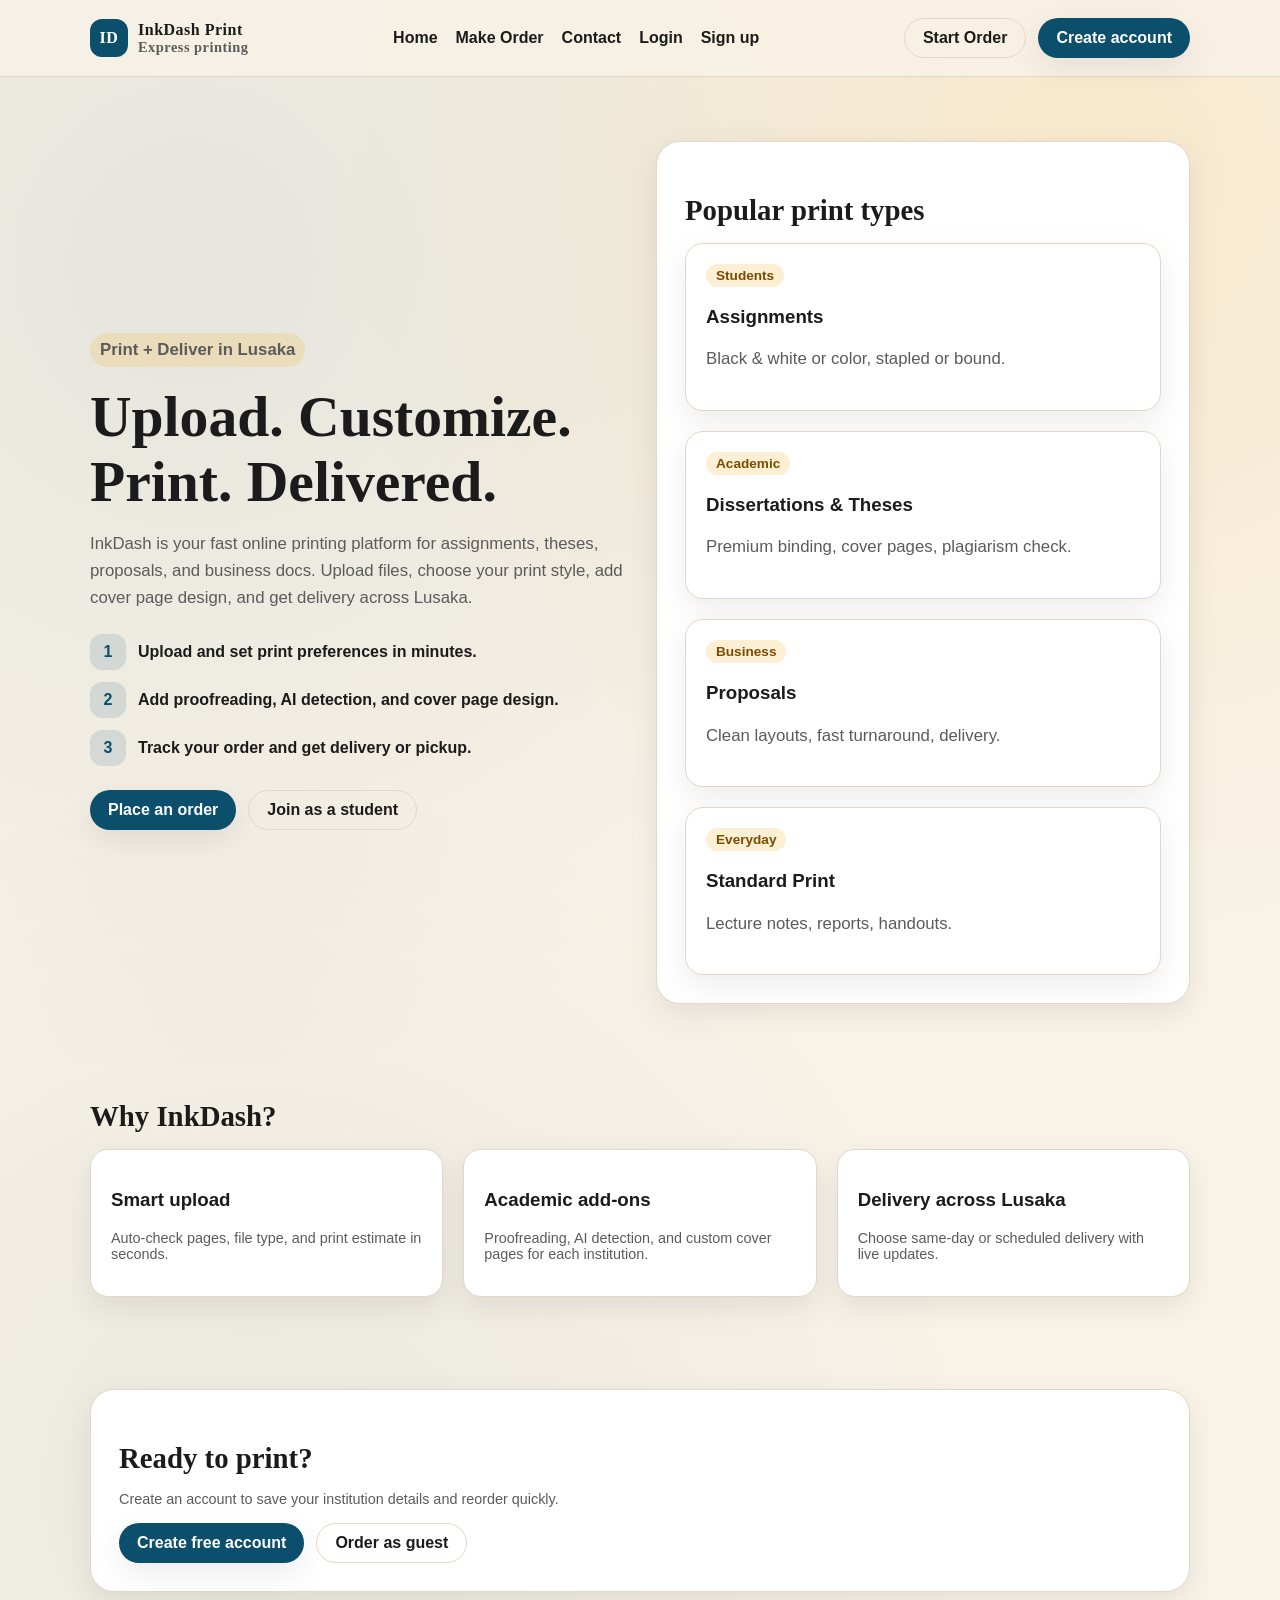
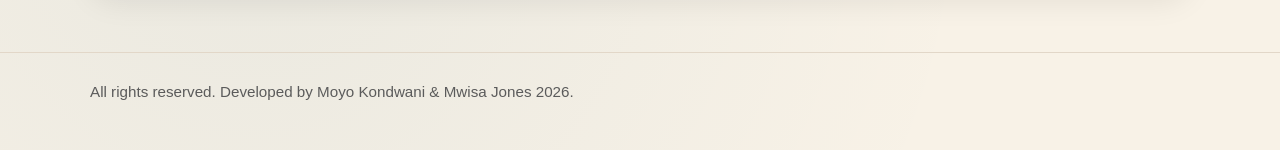
<file: index.html>
﻿<!doctype html>
<html lang="en">
<head>
  <meta charset="utf-8" />
  <meta name="viewport" content="width=device-width, initial-scale=1" />
  <title>InkDash Print - Fast Online Printing in Lusaka</title>
  <link rel="stylesheet" href="theme.css" />
</head>
<body>
  <nav class="nav">
    <div class="container nav-inner">
      <div class="brand">
        <div class="brand-badge">ID</div>
        <div>
          <div>InkDash Print</div>
          <div class="helper">Express printing</div>
        </div>
      </div>
      <div class="nav-links">
        <a href="index.html">Home</a>
        <a href="makeorder.html">Make Order</a>
        <a href="contact.html">Contact</a>
        <a href="login.html">Login</a>
        <a href="signup.html">Sign up</a>
      </div>
      <div class="nav-actions">
        <a class="button ghost" href="makeorder.html">Start Order</a>
        <a class="button primary" href="signup.html">Create account</a>
      </div>
    </div>
  </nav>

  <header class="hero">
    <div class="container hero-grid">
      <div>
        <p class="tag">Print + Deliver in Lusaka</p>
        <h1>Upload. Customize. Print. Delivered.</h1>
        <p>
          InkDash is your fast online printing platform for assignments, theses, proposals, and business docs.
          Upload files, choose your print style, add cover page design, and get delivery across Lusaka.
        </p>
        <div class="hero-points">
          <div class="hero-point"><span>1</span> Upload and set print preferences in minutes.</div>
          <div class="hero-point"><span>2</span> Add proofreading, AI detection, and cover page design.</div>
          <div class="hero-point"><span>3</span> Track your order and get delivery or pickup.</div>
        </div>
        <div style="margin-top: 24px; display: flex; gap: 12px; flex-wrap: wrap;">
          <a class="button primary" href="makeorder.html">Place an order</a>
          <a class="button ghost" href="signup.html">Join as a student</a>
        </div>
      </div>
      <div class="hero-card">
        <h2 class="section-title">Popular print types</h2>
        <div class="card-grid">
          <div class="card">
            <div class="tag">Students</div>
            <h3>Assignments</h3>
            <p class="helper">Black & white or color, stapled or bound.</p>
          </div>
          <div class="card">
            <div class="tag">Academic</div>
            <h3>Dissertations & Theses</h3>
            <p class="helper">Premium binding, cover pages, plagiarism check.</p>
          </div>
          <div class="card">
            <div class="tag">Business</div>
            <h3>Proposals</h3>
            <p class="helper">Clean layouts, fast turnaround, delivery.</p>
          </div>
          <div class="card">
            <div class="tag">Everyday</div>
            <h3>Standard Print</h3>
            <p class="helper">Lecture notes, reports, handouts.</p>
          </div>
        </div>
      </div>
    </div>
  </header>

  <section class="section">
    <div class="container">
      <h2 class="section-title">Why InkDash?</h2>
      <div class="card-grid">
        <div class="card">
          <h3>Smart upload</h3>
          <p class="helper">Auto-check pages, file type, and print estimate in seconds.</p>
        </div>
        <div class="card">
          <h3>Academic add-ons</h3>
          <p class="helper">Proofreading, AI detection, and custom cover pages for each institution.</p>
        </div>
        <div class="card">
          <h3>Delivery across Lusaka</h3>
          <p class="helper">Choose same-day or scheduled delivery with live updates.</p>
        </div>
      </div>
    </div>
  </section>

  <section class="section">
    <div class="container hero-card">
      <h2 class="section-title">Ready to print?</h2>
      <p class="helper">Create an account to save your institution details and reorder quickly.</p>
      <div style="margin-top: 16px; display: flex; gap: 12px; flex-wrap: wrap;">
        <a class="button primary" href="signup.html">Create free account</a>
        <a class="button ghost" href="makeorder.html">Order as guest</a>
      </div>
    </div>
  </section>

  <footer class="footer">
    <div class="container">
     All rights reserved. Developed by Moyo Kondwani & Mwisa Jones 2026.</div>
  </footer>
</body>
</html>
</file>
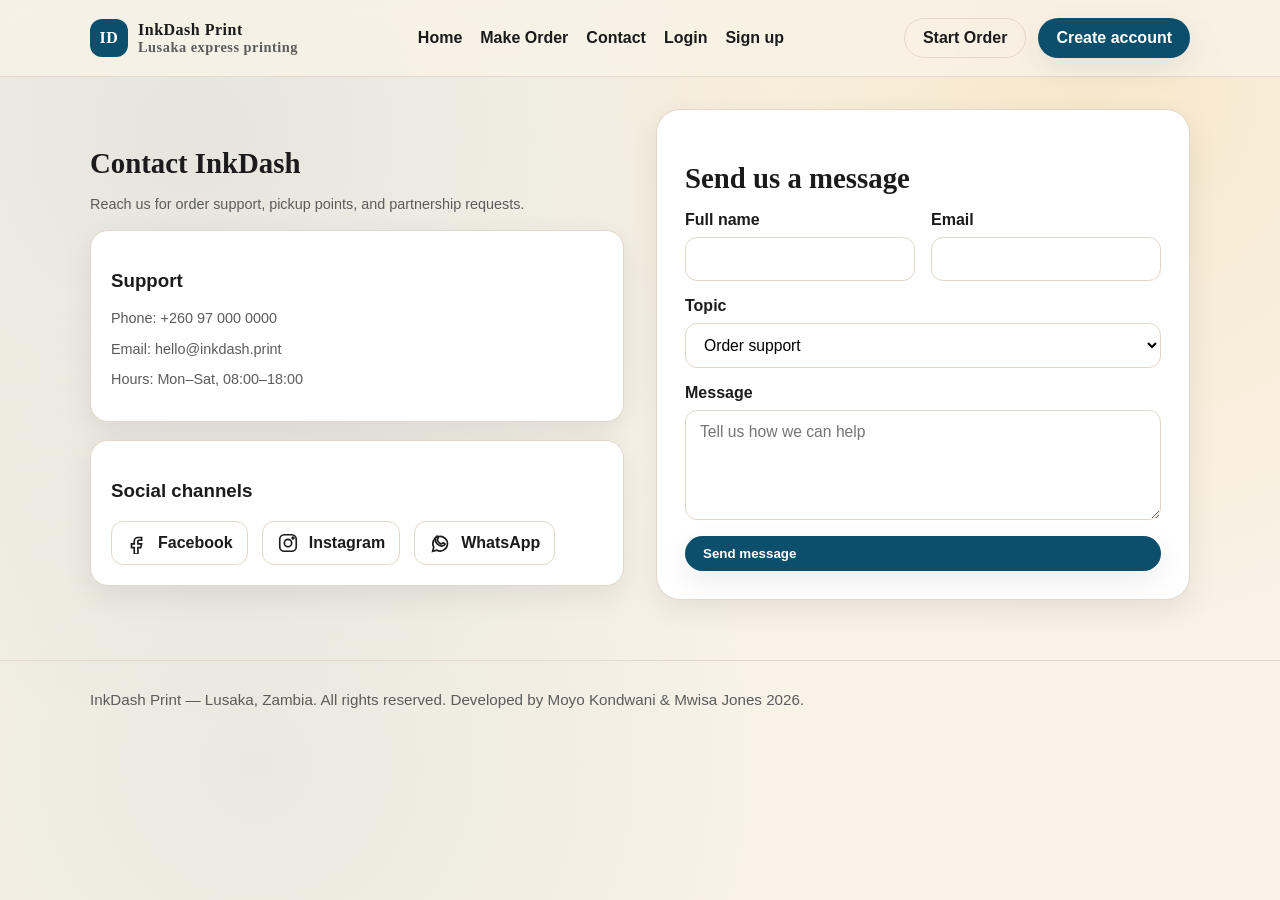
<file: contact.html>
﻿<!doctype html>
<html lang="en">
<head>
  <meta charset="utf-8" />
  <meta name="viewport" content="width=device-width, initial-scale=1" />
  <title>Contact - InkDash Print</title>
  <link rel="stylesheet" href="theme.css" />
</head>
<body>
  <nav class="nav">
    <div class="container nav-inner">
      <div class="brand">
        <div class="brand-badge">ID</div>
        <div>
          <div>InkDash Print</div>
          <div class="helper">Lusaka express printing</div>
        </div>
      </div>
      <div class="nav-links">
        <a href="index.html">Home</a>
        <a href="makeorder.html">Make Order</a>
        <a href="contact.html">Contact</a>
        <a href="login.html">Login</a>
        <a href="signup.html">Sign up</a>
      </div>
      <div class="nav-actions">
        <a class="button ghost" href="makeorder.html">Start Order</a>
        <a class="button primary" href="signup.html">Create account</a>
      </div>
    </div>
  </nav>

  <section class="section">
    <div class="container hero-grid">
      <div>
        <h1 class="section-title">Contact InkDash</h1>
        <p class="helper">Reach us for order support, pickup points, and partnership requests.</p>

        <div class="card" style="margin-top: 18px;">
          <h3>Support</h3>
          <p class="helper">Phone: +260 97 000 0000</p>
          <p class="helper">Email: hello@inkdash.print</p>
          <p class="helper">Hours: Mon–Sat, 08:00–18:00</p>
        </div>

        <div class="card" style="margin-top: 18px;">
          <h3>Social channels</h3>
          <div class="socials" style="margin-top: 12px;">
            <a class="social-link" href="#" aria-label="Facebook">
              <svg viewBox="0 0 24 24" fill="none" stroke="currentColor" stroke-width="1.8">
                <path d="M13 9h4V6h-4c-2.2 0-4 1.8-4 4v3H6v4h3v7h4v-7h3l1-4h-4v-3c0-.6.4-1 1-1Z" />
              </svg>
              Facebook
            </a>
            <a class="social-link" href="#" aria-label="Instagram">
              <svg viewBox="0 0 24 24" fill="none" stroke="currentColor" stroke-width="1.8">
                <rect x="3" y="3" width="18" height="18" rx="5" />
                <circle cx="12" cy="12" r="4" />
                <circle cx="17.5" cy="6.5" r="1" />
              </svg>
              Instagram
            </a>
            <a class="social-link" href="#" aria-label="WhatsApp">
              <svg viewBox="0 0 24 24" fill="none" stroke="currentColor" stroke-width="1.8">
                <path d="M4 21l1.2-4.3a8 8 0 1 1 3.4 3.2L4 21Z" />
                <path d="M9.5 9.5c.4 1 1.8 2.7 3.2 3.4.5.3 1 .2 1.4-.1l.9-.8c.3-.2.7-.2 1 0l1.1.6c.4.2.5.7.2 1.1-.6.8-1.5 1.5-2.7 1.6-1.6.2-3.7-.5-5.6-2.3-1.8-1.9-2.5-4-2.3-5.6.1-1.2.8-2.1 1.6-2.7.4-.3.9-.2 1.1.2l.6 1.1c.2.3.2.7 0 1l-.8.9c-.3.4-.4.9-.1 1.4Z" />
              </svg>
              WhatsApp
            </a>
          </div>
        </div>
      </div>

      <div class="hero-card">
        <h2 class="section-title">Send us a message</h2>
        <form class="form">
          <div class="form-row">
            <div class="input-group">
              <label for="name">Full name</label>
              <input id="name" type="text" />
            </div>
            <div class="input-group">
              <label for="email">Email</label>
              <input id="email" type="email" />
            </div>
          </div>
          <div class="input-group">
            <label for="topic">Topic</label>
            <select id="topic">
              <option>Order support</option>
              <option>Delivery inquiry</option>
              <option>Partnership</option>
              <option>Feedback</option>
            </select>
          </div>
          <div class="input-group">
            <label for="message">Message</label>
            <textarea id="message" placeholder="Tell us how we can help"></textarea>
          </div>
          <button class="button primary" type="submit">Send message</button>
        </form>
      </div>
    </div>
  </section>

  <footer class="footer">
    <div class="container">
      InkDash Print — Lusaka, Zambia.
     All rights reserved. Developed by Moyo Kondwani & Mwisa Jones 2026.</div>
  </footer>
</body>
</html>
</file>
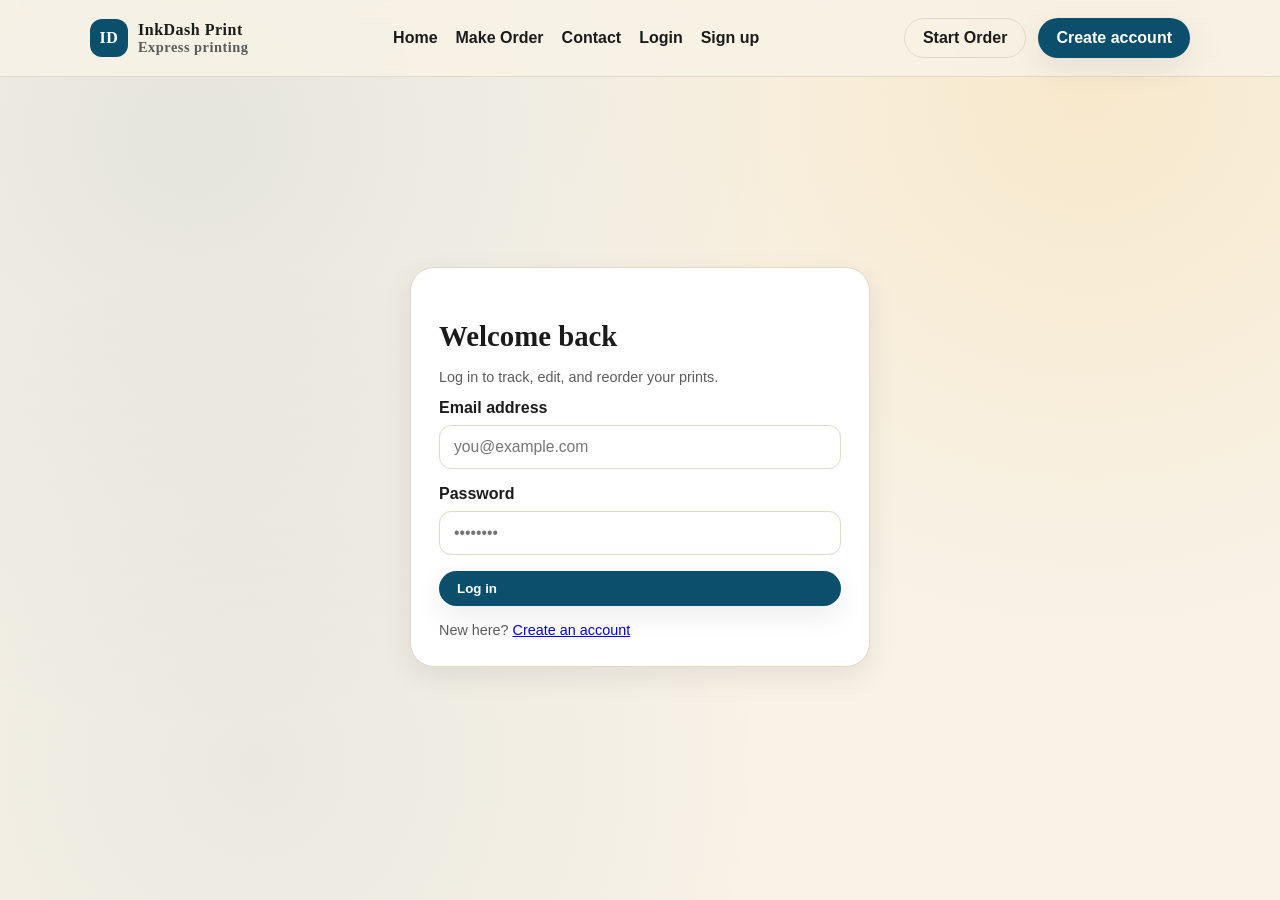
<file: login.html>
﻿<!doctype html>
<html lang="en">
<head>
  <meta charset="utf-8" />
  <meta name="viewport" content="width=device-width, initial-scale=1" />
  <title>Login - InkDash Print</title>
  <link rel="stylesheet" href="theme.css" />
</head>
<body>
  <nav class="nav">
    <div class="container nav-inner">
      <div class="brand">
        <div class="brand-badge">ID</div>
        <div>
          <div>InkDash Print</div>
          <div class="helper">Express printing</div>
        </div>
      </div>
      <div class="nav-links">
        <a href="index.html">Home</a>
        <a href="makeorder.html">Make Order</a>
        <a href="contact.html">Contact</a>
        <a href="login.html">Login</a>
        <a href="signup.html">Sign up</a>
      </div>
      <div class="nav-actions">
        <a class="button ghost" href="makeorder.html">Start Order</a>
        <a class="button primary" href="signup.html">Create account</a>
      </div>
    </div>
  </nav>

  <section class="auth-wrap">
    <div class="hero-card auth-card">
      <h1 class="section-title">Welcome back</h1>
      <p class="helper">Log in to track, edit, and reorder your prints.</p>
      <form class="form">
        <div class="input-group">
          <label for="email">Email address</label>
          <input id="email" type="email" placeholder="you@example.com" />
        </div>
        <div class="input-group">
          <label for="password">Password</label>
          <input id="password" type="password" placeholder="••••••••" />
        </div>
        <button class="button primary" type="submit">Log in</button>
        <div class="helper">New here? <a href="signup.html">Create an account</a></div>
      </form>
    </div>
  </section>
</body>
</html>
</file>
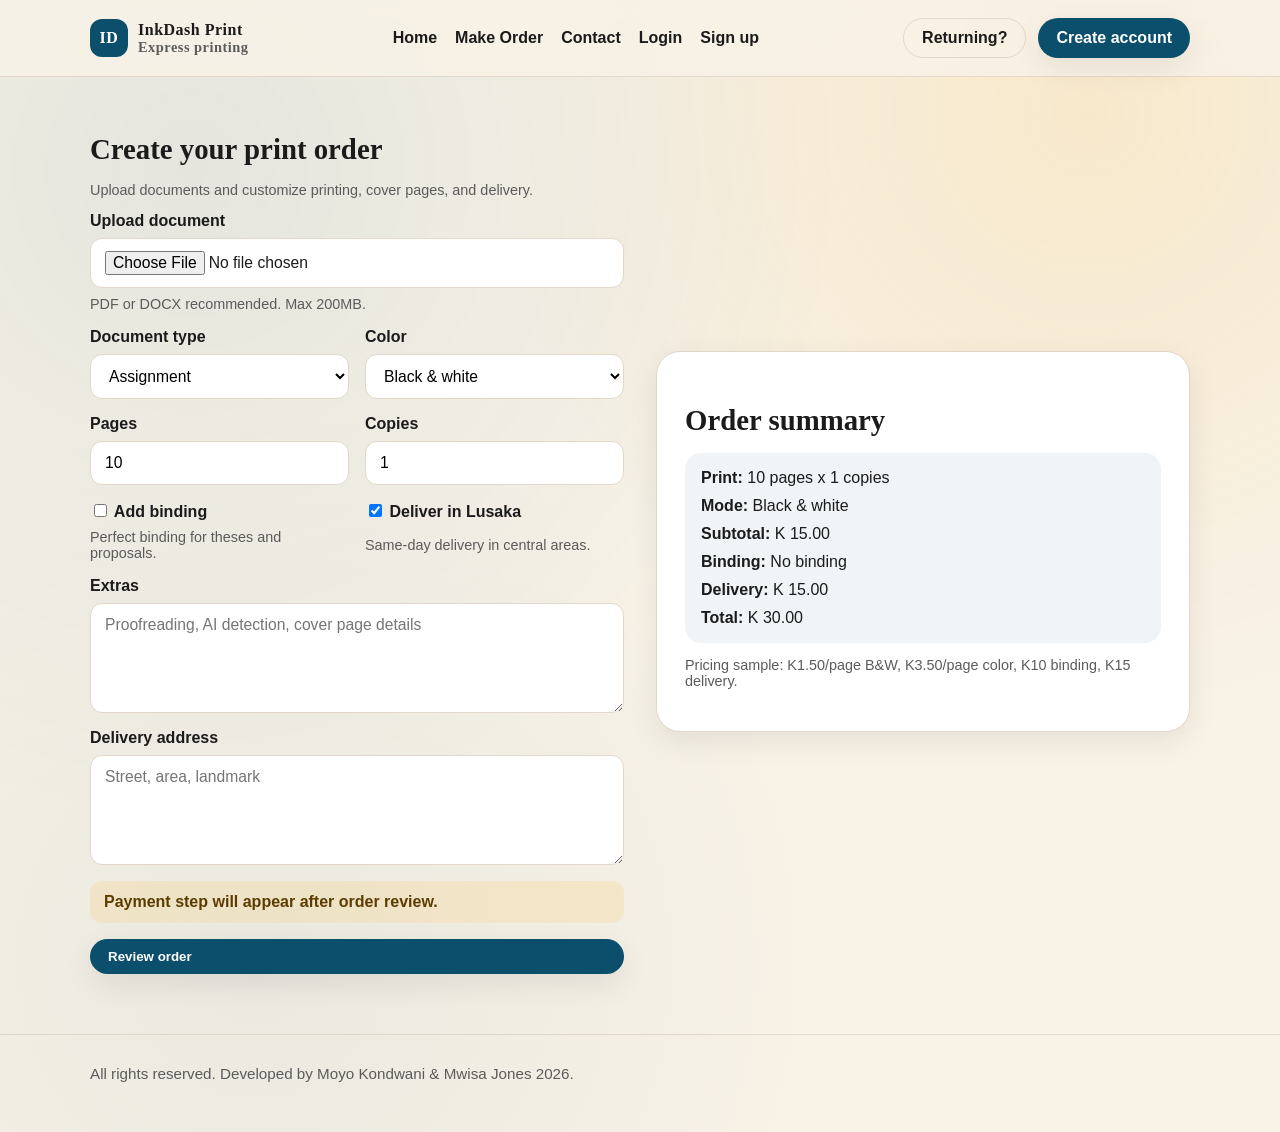
<file: makeorder.html>
﻿<!doctype html>
<html lang="en">
<head>
  <meta charset="utf-8" />
  <meta name="viewport" content="width=device-width, initial-scale=1" />
  <title>Make Order - InkDash Print</title>
  <link rel="stylesheet" href="theme.css" />
</head>
<body>
  <nav class="nav">
    <div class="container nav-inner">
      <div class="brand">
        <div class="brand-badge">ID</div>
        <div>
          <div>InkDash Print</div>
          <div class="helper">Express printing</div>
        </div>
      </div>
      <div class="nav-links">
        <a href="index.html">Home</a>
        <a href="makeorder.html">Make Order</a>
        <a href="contact.html">Contact</a>
        <a href="login.html">Login</a>
        <a href="signup.html">Sign up</a>
      </div>
      <div class="nav-actions">
        <a class="button ghost" href="login.html">Returning?</a>
        <a class="button primary" href="signup.html">Create account</a>
      </div>
    </div>
  </nav>

  <section class="section">
    <div class="container hero-grid">
      <div>
        <h1 class="section-title">Create your print order</h1>
        <p class="helper">Upload documents and customize printing, cover pages, and delivery.</p>
        <form class="form" data-order-form>
          <div class="input-group">
            <label for="file">Upload document</label>
            <input id="file" type="file" />
            <div class="helper">PDF or DOCX recommended. Max 200MB.</div>
          </div>

          <div class="form-row">
            <div class="input-group">
              <label for="type">Document type</label>
              <select id="type" name="type">
                <option>Assignment</option>
                <option>Dissertation</option>
                <option>Thesis</option>
                <option>Business proposal</option>
                <option>Research proposal</option>
                <option>Normal printing</option>
              </select>
            </div>
            <div class="input-group">
              <label for="color">Color</label>
              <select id="color" name="color">
                <option value="bw">Black & white</option>
                <option value="color">Color</option>
              </select>
            </div>
          </div>

          <div class="form-row">
            <div class="input-group">
              <label for="pages">Pages</label>
              <input id="pages" name="pages" type="number" min="1" value="10" />
            </div>
            <div class="input-group">
              <label for="copies">Copies</label>
              <input id="copies" name="copies" type="number" min="1" value="1" />
            </div>
          </div>

          <div class="form-row">
            <div class="input-group">
              <label>
                <input type="checkbox" name="binding" /> Add binding
              </label>
              <div class="helper">Perfect binding for theses and proposals.</div>
            </div>
            <div class="input-group">
              <label>
                <input type="checkbox" name="delivery" checked /> Deliver in Lusaka
              </label>
              <div class="helper">Same-day delivery in central areas.</div>
            </div>
          </div>

          <div class="input-group">
            <label for="addons">Extras</label>
            <textarea id="addons" placeholder="Proofreading, AI detection, cover page details"></textarea>
          </div>

          <div class="input-group">
            <label for="address">Delivery address</label>
            <textarea id="address" placeholder="Street, area, landmark"></textarea>
          </div>

          <div class="notice">Payment step will appear after order review.</div>
          <button class="button primary" type="submit">Review order</button>
        </form>
      </div>

      <div class="hero-card">
        <h2 class="section-title">Order summary</h2>
        <div class="order-summary">
          <div><strong>Print:</strong> <span data-summary="pages">10 pages x 1 copy</span></div>
          <div><strong>Mode:</strong> <span data-summary="color">Black & white</span></div>
          <div><strong>Subtotal:</strong> <span data-summary="subtotal">K 0.00</span></div>
          <div><strong>Binding:</strong> <span data-summary="binding">No binding</span></div>
          <div><strong>Delivery:</strong> <span data-summary="delivery">Pick-up</span></div>
          <div><strong>Total:</strong> <span data-summary="total">K 0.00</span></div>
        </div>
        <p class="helper" style="margin-top: 14px;">
          Pricing sample: K1.50/page B&W, K3.50/page color, K10 binding, K15 delivery.
        </p>
      </div>
    </div>
  </section>

  <footer class="footer">
    <div class="container">
     All rights reserved. Developed by Moyo Kondwani & Mwisa Jones 2026.</div>
  </footer>

  <script src="app.js"></script>
</body>
</html>
</file>
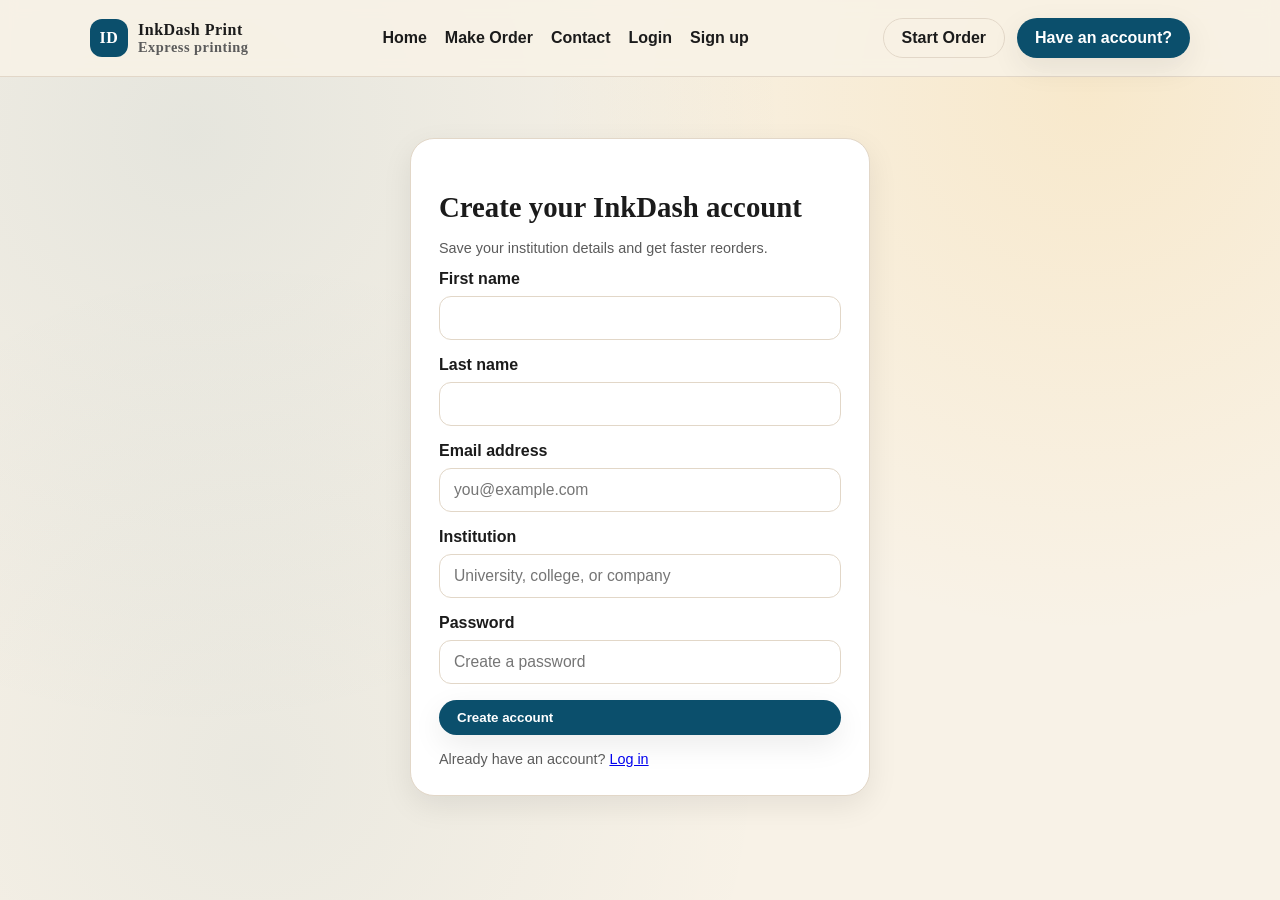
<file: signup.html>
﻿<!doctype html>
<html lang="en">
<head>
  <meta charset="utf-8" />
  <meta name="viewport" content="width=device-width, initial-scale=1" />
  <title>Sign Up - InkDash Print</title>
  <link rel="stylesheet" href="theme.css" />
</head>
<body>
  <nav class="nav">
    <div class="container nav-inner">
      <div class="brand">
        <div class="brand-badge">ID</div>
        <div>
          <div>InkDash Print</div>
          <div class="helper">Express printing</div>
        </div>
      </div>
      <div class="nav-links">
        <a href="index.html">Home</a>
        <a href="makeorder.html">Make Order</a>
        <a href="contact.html">Contact</a>
        <a href="login.html">Login</a>
        <a href="signup.html">Sign up</a>
      </div>
      <div class="nav-actions">
        <a class="button ghost" href="makeorder.html">Start Order</a>
        <a class="button primary" href="login.html">Have an account?</a>
      </div>
    </div>
  </nav>

  <section class="auth-wrap">
    <div class="hero-card auth-card">
      <h1 class="section-title">Create your InkDash account</h1>
      <p class="helper">Save your institution details and get faster reorders.</p>
      <form class="form">
        <div class="form-row">
          <div class="input-group">
            <label for="first">First name</label>
            <input id="first" type="text" />
          </div>
          <div class="input-group">
            <label for="last">Last name</label>
            <input id="last" type="text" />
          </div>
        </div>

        <div class="input-group">
          <label for="email">Email address</label>
          <input id="email" type="email" placeholder="you@example.com" />
        </div>

        <div class="input-group">
          <label for="institution">Institution</label>
          <input id="institution" type="text" placeholder="University, college, or company" />
        </div>

        <div class="input-group">
          <label for="password">Password</label>
          <input id="password" type="password" placeholder="Create a password" />
        </div>

        <button class="button primary" type="submit">Create account</button>
        <div class="helper">Already have an account? <a href="login.html">Log in</a></div>
      </form>
    </div>
  </section>
</body>
</html>
</file>
<file: theme.css>
:root {
  --bg: #f8f2e7;
  --ink: #1b1b1b;
  --muted: #5b5b5b;
  --accent: #0b4f6c;
  --accent-2: #f6b73c;
  --card: #ffffff;
  --line: #e2d7c8;
  --shadow: 0 10px 30px rgba(0, 0, 0, 0.08);
}

* {
  box-sizing: border-box;
}

html, body {
  padding: 0;
  margin: 0;
  font-family: "DM Sans", "Trebuchet MS", "Segoe UI", sans-serif;
  color: var(--ink);
  background: var(--bg);
}

body {
  min-height: 100vh;
  background-image:
    radial-gradient(circle at 15% 15%, rgba(11, 79, 108, 0.08), transparent 45%),
    radial-gradient(circle at 85% 10%, rgba(246, 183, 60, 0.16), transparent 40%),
    radial-gradient(circle at 20% 85%, rgba(11, 79, 108, 0.06), transparent 40%);
}

.container {
  width: min(1100px, 92vw);
  margin: 0 auto;
}

.nav {
  position: sticky;
  top: 0;
  z-index: 10;
  backdrop-filter: blur(8px);
  background: rgba(248, 242, 231, 0.85);
  border-bottom: 1px solid var(--line);
}

.nav-inner {
  display: flex;
  align-items: center;
  justify-content: space-between;
  padding: 18px 0;
  gap: 16px;
}

.brand {
  font-family: "Fraunces", "Georgia", serif;
  font-weight: 700;
  letter-spacing: 0.5px;
  display: flex;
  align-items: center;
  gap: 10px;
}

.brand-badge {
  width: 38px;
  height: 38px;
  border-radius: 12px;
  background: var(--accent);
  display: grid;
  place-items: center;
  color: #fff;
  font-weight: 700;
}

.nav-links {
  display: flex;
  gap: 18px;
  flex-wrap: wrap;
}

.nav-links a {
  color: var(--ink);
  text-decoration: none;
  font-weight: 600;
  padding: 6px 0;
}

.nav-actions {
  display: flex;
  gap: 12px;
}

.button {
  border: none;
  border-radius: 999px;
  padding: 10px 18px;
  font-weight: 600;
  cursor: pointer;
  text-decoration: none;
  display: inline-flex;
  align-items: center;
  gap: 8px;
}

.button.primary {
  background: var(--accent);
  color: #fff;
  box-shadow: var(--shadow);
}

.button.ghost {
  background: transparent;
  border: 1px solid var(--line);
  color: var(--ink);
}

.hero {
  padding: 64px 0 40px;
}

.hero-grid {
  display: grid;
  grid-template-columns: repeat(auto-fit, minmax(260px, 1fr));
  gap: 32px;
  align-items: center;
}

.hero-card {
  background: var(--card);
  border-radius: 24px;
  padding: 28px;
  box-shadow: var(--shadow);
  border: 1px solid var(--line);
}

.hero h1 {
  font-family: "Fraunces", "Georgia", serif;
  font-size: clamp(2.4rem, 2.2rem + 2vw, 3.6rem);
  margin: 0 0 12px;
}

.hero p {
  font-size: 1.05rem;
  color: var(--muted);
  line-height: 1.6;
}

.hero-points {
  display: grid;
  gap: 12px;
  margin: 22px 0 0;
}

.hero-point {
  display: flex;
  align-items: center;
  gap: 12px;
  font-weight: 600;
}

.hero-point span {
  width: 36px;
  height: 36px;
  border-radius: 12px;
  background: rgba(11, 79, 108, 0.12);
  display: grid;
  place-items: center;
  color: var(--accent);
  font-weight: 700;
}

.section {
  padding: 32px 0 60px;
}

.section-title {
  font-family: "Fraunces", "Georgia", serif;
  font-size: 1.8rem;
  margin-bottom: 16px;
}

.card-grid {
  display: grid;
  grid-template-columns: repeat(auto-fit, minmax(240px, 1fr));
  gap: 20px;
}

.card {
  background: var(--card);
  padding: 20px;
  border-radius: 18px;
  border: 1px solid var(--line);
  box-shadow: var(--shadow);
}

.tag {
  display: inline-block;
  background: rgba(246, 183, 60, 0.22);
  color: #7a4c00;
  font-weight: 600;
  padding: 4px 10px;
  border-radius: 999px;
  font-size: 0.85rem;
}

.form {
  display: grid;
  gap: 16px;
}

.input-group {
  display: grid;
  gap: 8px;
}

label {
  font-weight: 600;
}

input, select, textarea {
  padding: 12px 14px;
  border-radius: 12px;
  border: 1px solid var(--line);
  background: #fff;
  font-size: 0.98rem;
  font-family: inherit;
}

textarea {
  resize: vertical;
  min-height: 110px;
}

.form-row {
  display: grid;
  grid-template-columns: repeat(auto-fit, minmax(200px, 1fr));
  gap: 16px;
}

.helper {
  color: var(--muted);
  font-size: 0.9rem;
}

.footer {
  padding: 30px 0 50px;
  color: var(--muted);
  border-top: 1px solid var(--line);
  font-size: 0.95rem;
}

.auth-wrap {
  display: grid;
  place-items: center;
  min-height: calc(100vh - 120px);
  padding: 40px 0;
}

.auth-card {
  width: min(460px, 94vw);
}

.order-summary {
  background: rgba(11, 79, 108, 0.06);
  border-radius: 16px;
  padding: 16px;
  display: grid;
  gap: 10px;
}

.notice {
  background: rgba(246, 183, 60, 0.16);
  border-radius: 12px;
  padding: 12px 14px;
  color: #5b3d00;
  font-weight: 600;
}

@media (max-width: 720px) {
  .nav-inner {
    flex-direction: column;
    align-items: flex-start;
  }

  .nav-actions {
    width: 100%;
    flex-wrap: wrap;
  }
}
.table-wrap {
  overflow-x: auto;
  border-radius: 16px;
  border: 1px solid var(--line);
  box-shadow: var(--shadow);
  background: var(--card);
}

table {
  width: 100%;
  border-collapse: collapse;
  font-size: 0.95rem;
}

thead {
  background: rgba(11, 79, 108, 0.08);
}

th, td {
  text-align: left;
  padding: 14px 16px;
  border-bottom: 1px solid var(--line);
}

tr:hover td {
  background: rgba(246, 183, 60, 0.08);
}

.badge {
  display: inline-flex;
  align-items: center;
  gap: 6px;
  padding: 4px 10px;
  border-radius: 999px;
  font-weight: 600;
  font-size: 0.85rem;
}

.badge.new { background: rgba(11, 79, 108, 0.12); color: var(--accent); }
.badge.production { background: rgba(246, 183, 60, 0.22); color: #7a4c00; }
.badge.ready { background: rgba(11, 79, 108, 0.18); color: #0b3a4d; }
.badge.delivery { background: rgba(11, 79, 108, 0.08); color: #0b3a4d; }
.badge.completed { background: rgba(39, 174, 96, 0.18); color: #1f6a3b; }

.pagination {
  display: flex;
  align-items: center;
  gap: 10px;
  margin-top: 16px;
  flex-wrap: wrap;
}

.pagination button {
  border: 1px solid var(--line);
  background: #fff;
  border-radius: 999px;
  padding: 8px 14px;
  font-weight: 600;
  cursor: pointer;
}

.pagination button[disabled] {
  opacity: 0.5;
  cursor: not-allowed;
}
.socials {
  display: flex;
  gap: 14px;
  flex-wrap: wrap;
}

.social-link {
  display: inline-flex;
  align-items: center;
  gap: 10px;
  padding: 10px 14px;
  border-radius: 12px;
  border: 1px solid var(--line);
  background: #fff;
  text-decoration: none;
  color: var(--ink);
  font-weight: 600;
}

.social-link svg {
  width: 22px;
  height: 22px;
}

.social-link img {
  width: 22px;
  height: 22px;
  display: block;
}
</file>
